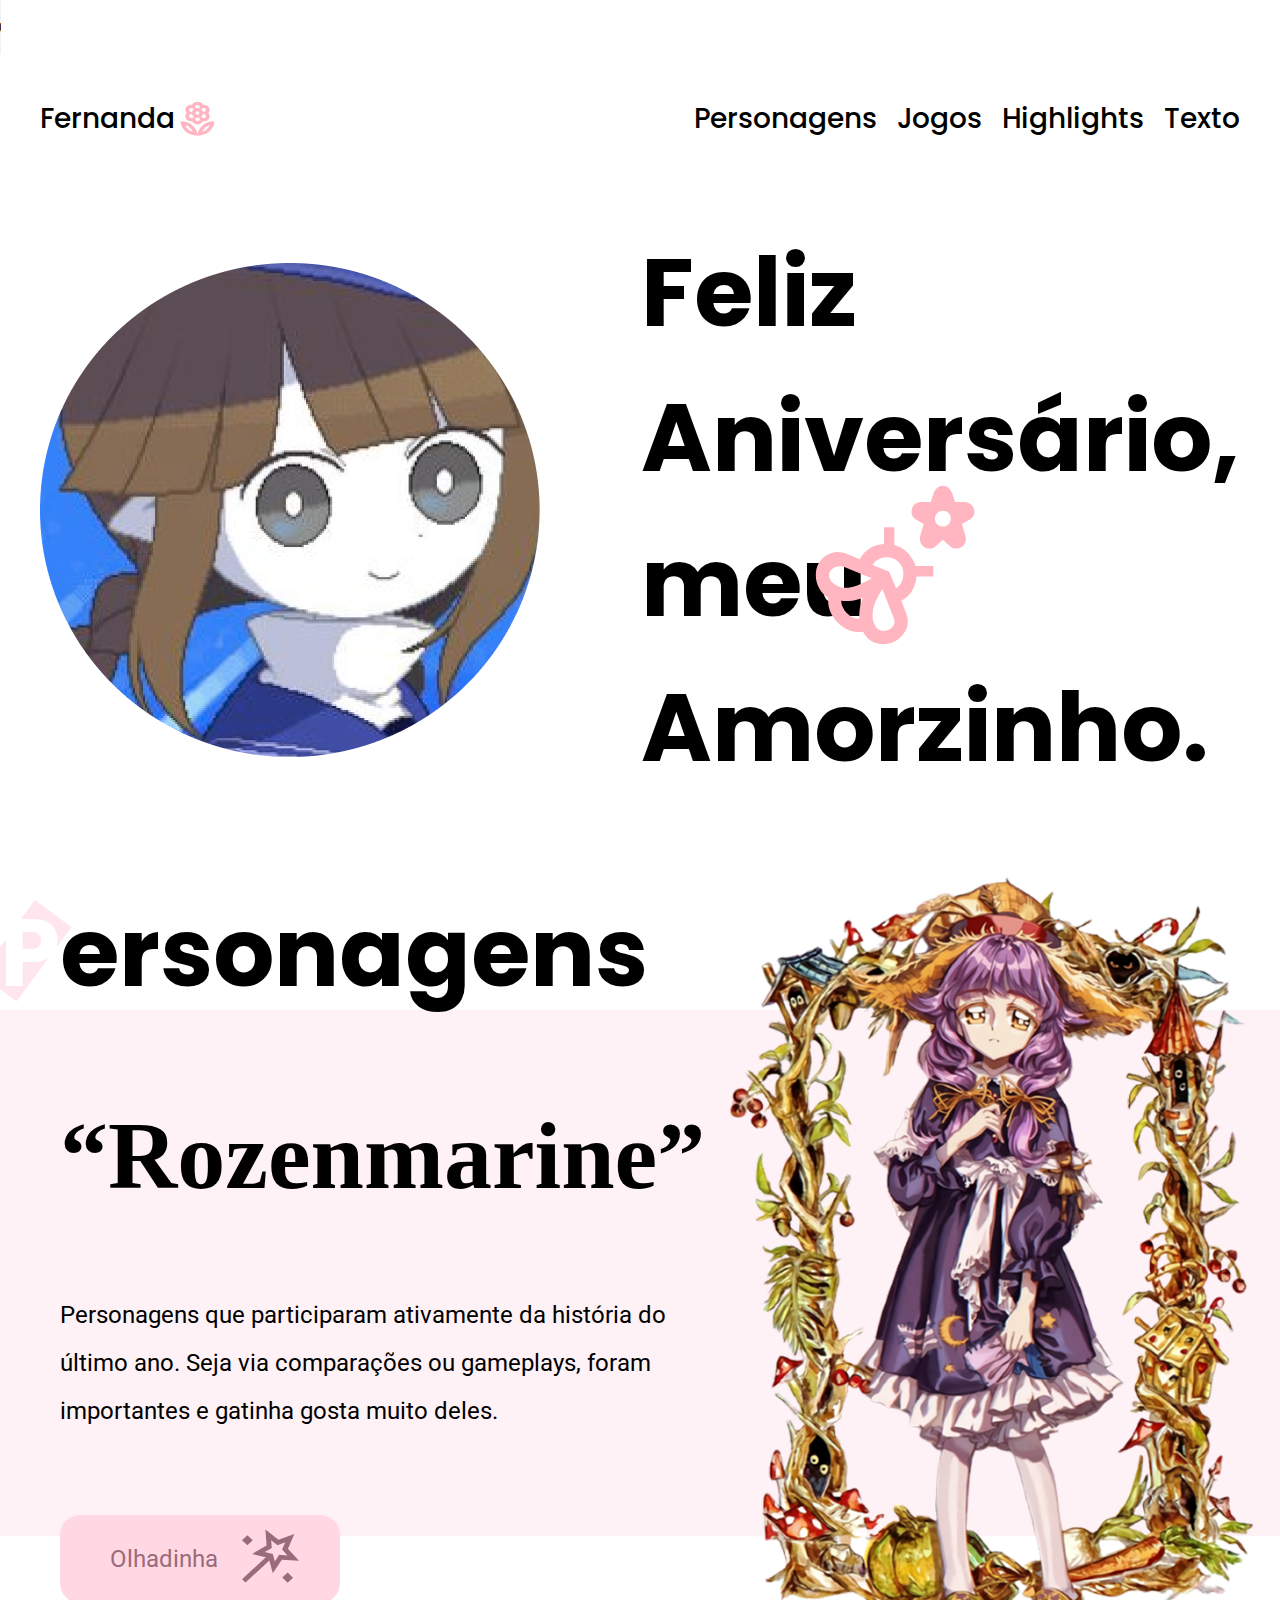
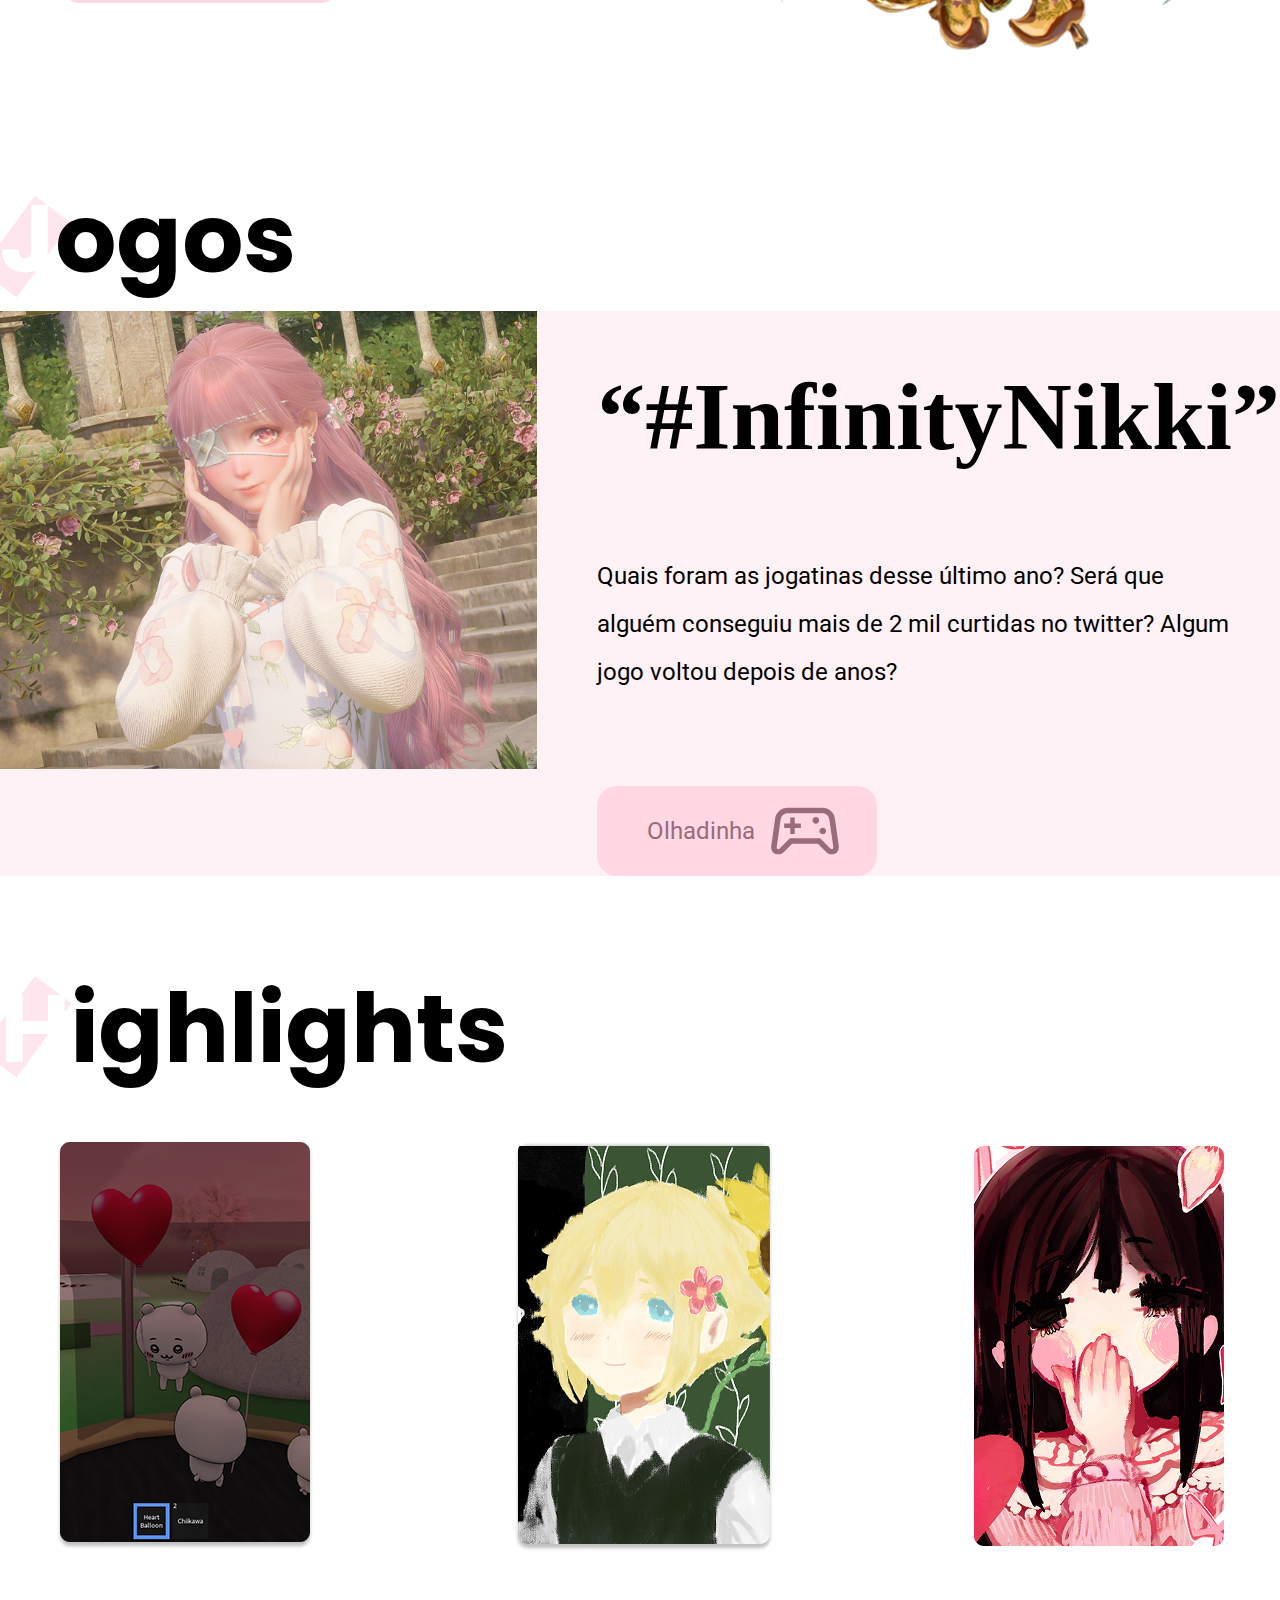
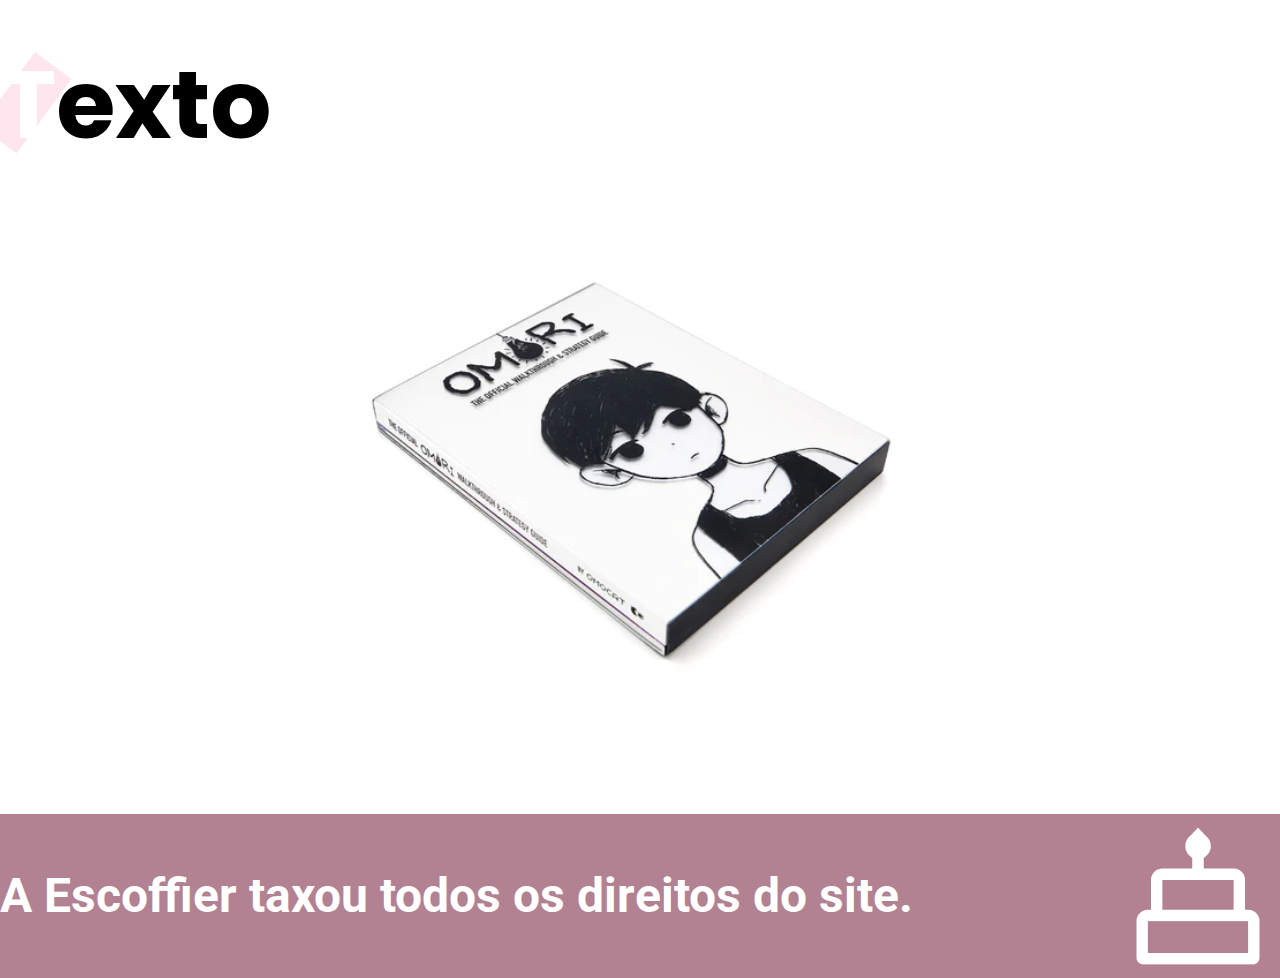
<file: index.html>
<!DOCTYPE html>
<html lang="en">

<head>
  <meta charset="UTF-8">
  <meta name="viewport" content="width=device-width, initial-scale=1.0">
  <title>Pagina inicial</title>
  <link rel="stylesheet" href="styles.css/styles.css">
  <link rel="preconnect" href="https://fonts.googleapis.com">
  <link rel="preconnect" href="https://fonts.gstatic.com" crossorigin>
  <link href="https://fonts.googleapis.com/css2?family=Poppins:wght@400;600&family=Roboto:ital,wght@0,100..900;1,100..900&display=swap" rel="stylesheet">
  <link rel=" icon" href="/imagens/favicon.png" type="image/x-icon">
</head>

<body>

  <header>
    <audio controls autoplay loop preload="auto" src="./audios/wadanohara.mp3"></audio>

    <div class="menu">
      <div class="marca-fernanda">
        <span>Fernanda</span>
        <img src="./imagens/header/icones/svg-flor.svg" alt="">
      </div>

      <nav>
        <ul class="navegacao">
          <a href="./personagens.html">Personagens</a>
          <a href="./jogos.html">Jogos</a>
          <a href="./highlights.html">Highlights</a>
          <a href="./texto.html">Texto</a>
        </ul>
      </nav>
    </div>


  </header>


  <section class="introducao">
    <div class="fernanda-introducao">
      <img src="./imagens/pagina-inicial/img/imagem-fernanda.png" alt="">
    </div>

    <div class="texto">
      <p>Feliz<br>Aniversário,<br> meu<br>Amorzinho.</p>
    </div>
  </section>



  <div class="title">
    <h1><span class="letra-branca">P</span>ersonagens</h1>
  </div>


  <section>
    <div class="personagens-bg">
      <div class="personagens">
        <div class="personagens-conteudo">
          <h1>Rozenmarine</h1>
          <p>Personagens que participaram ativamente da história
            do último ano. Seja via comparações ou gameplays, foram importantes e gatinha gosta muito deles.</p>

          <div class="botao">

            <a href="./personagens.html">Olhadinha </a>
            <img src="./imagens/pagina-inicial/icones/cajado.svg" alt="">
          </div>
        </div>

        <div class="rozenmarine">
          <img src="./imagens/pagina-inicial/img/rozenmarine.png" alt="">
        </div>

      </div>
    </div>
  </section>


  <div class="title-jogos">
    <h1><span class="letra-branca">J</span>ogos</h1>
  </div>



  <section class="jogos-bg">
    <div class="jogos">

      <div class="infinity-nikki-image">
        <img src="./imagens/pagina-inicial/img/infinity-nikki.png" alt="">
      </div>

      <div class="personagens-conteudo-jogos">
        <h1>#InfinityNikki</h1>
        <p>Quais foram as jogatinas desse último ano? Será que
          alguém conseguiu mais de 2 mil curtidas no twitter? Algum jogo voltou depois de anos?</p>

        <div class="botao-jogos">
          <a href="./jogos.html">Olhadinha <img src="./imagens/pagina-inicial/icones/controle.svg" alt=""></a>
        </div>


      </div>
    </div>
  </section>

  <section>

    <div class="title-highlights">
      <h1><span class="letra-branca">H</span>ighlights</h1>
    </div>

    <div class="highlights-container">
      <ul class="highlights-conteudo">
        <li><a href="./highlights.html"><img src="./imagens/pagina-inicial/img/chiikawas.png" alt=""></a></li>

        <li><a href="./highlights.html"><img src="./imagens/pagina-inicial/img/basil_art.png" alt=""></a></li>

        <li><a href="./highlights.html"><img src="./imagens/pagina-inicial/img/fernanda_comissao.png" alt=""></a></li>
      </ul>
    </div>
  </section>


  <section>

    <div class="title-texto">
      <h1><span class="letra-branca">T</span>exto</h1>
    </div>

    <div class="livro-texto">
      <a href="./texto.html"><img src="./imagens/pagina-inicial/img/livro-omori.png" alt=""></a>
    </div>
  </section>


  <footer>
    <div class="footer-bg">
      <div class="footer-conteudo">
        <p>A Escoffier taxou todos os direitos do site.</p>
        <img src="./imagens/footer/icones/bolinho.png" alt="">
      </div>
    </div>
  </footer>

</body>

</html>
</file>
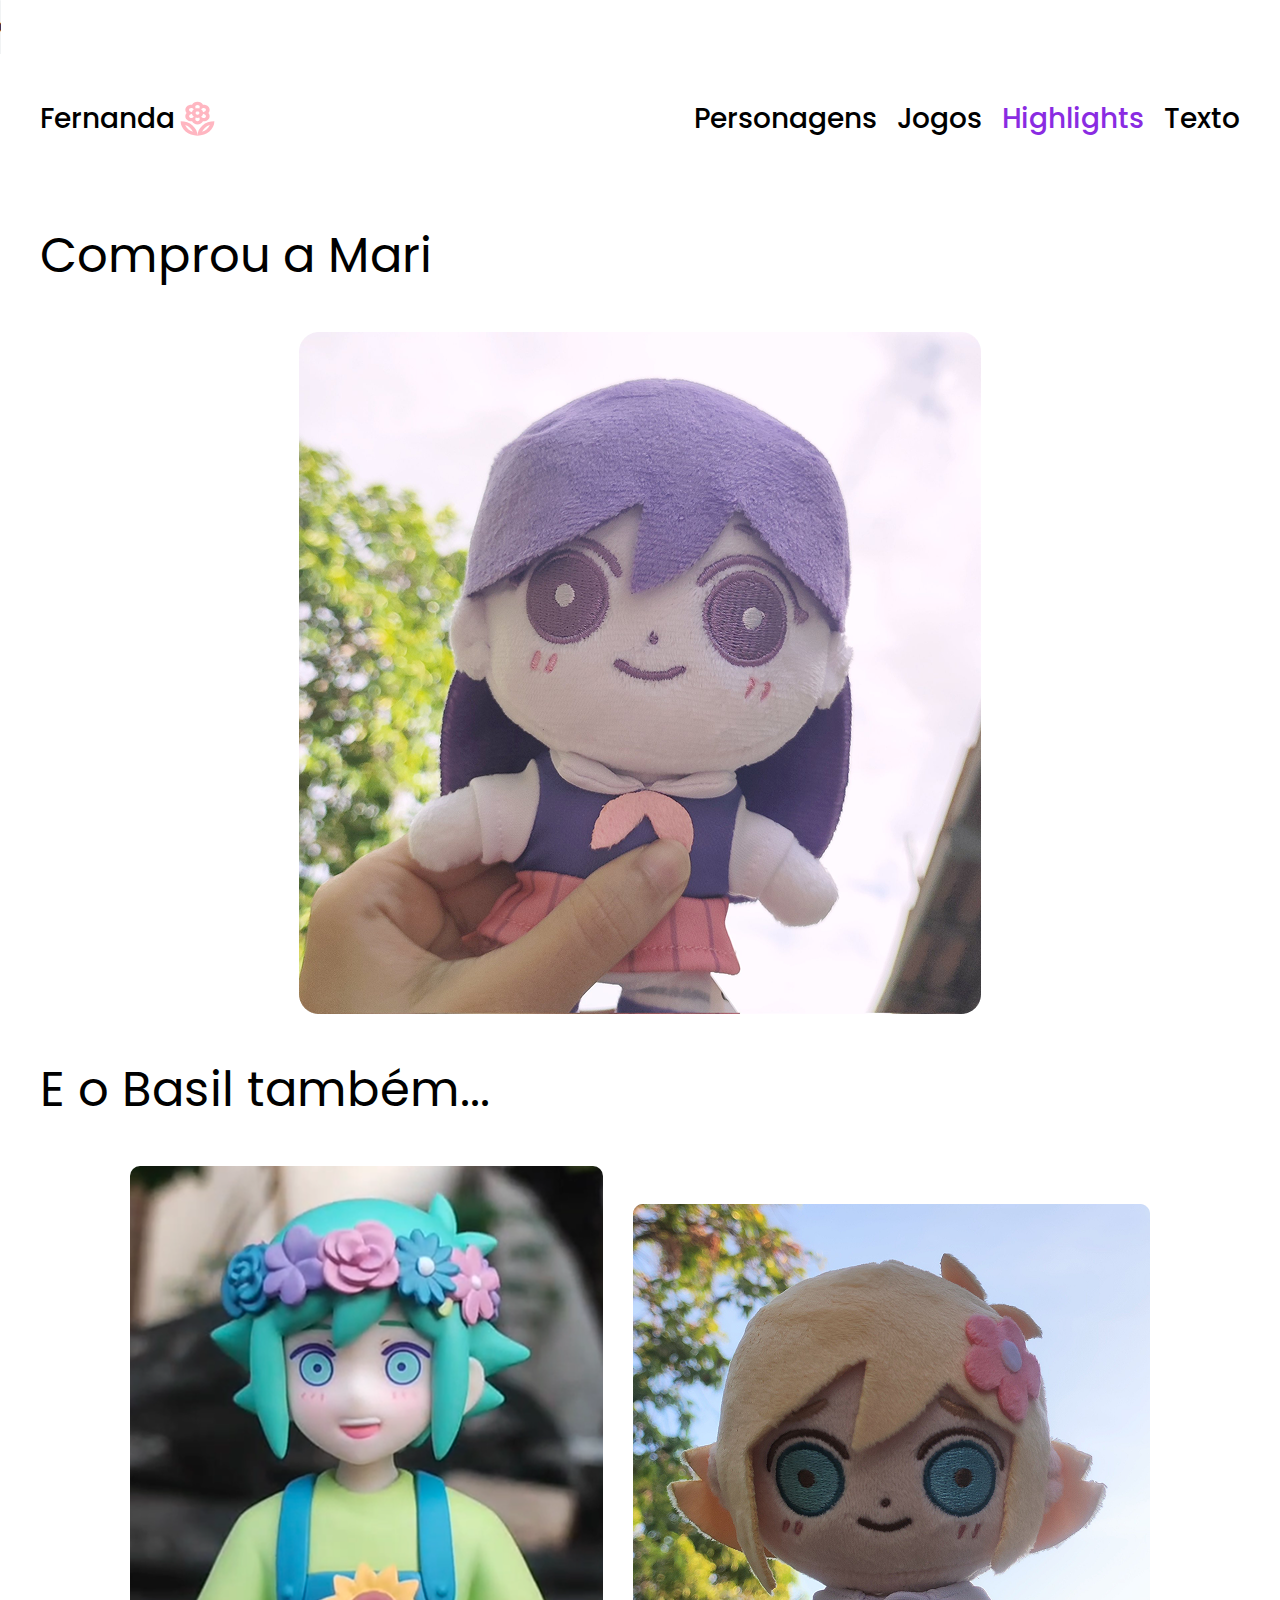
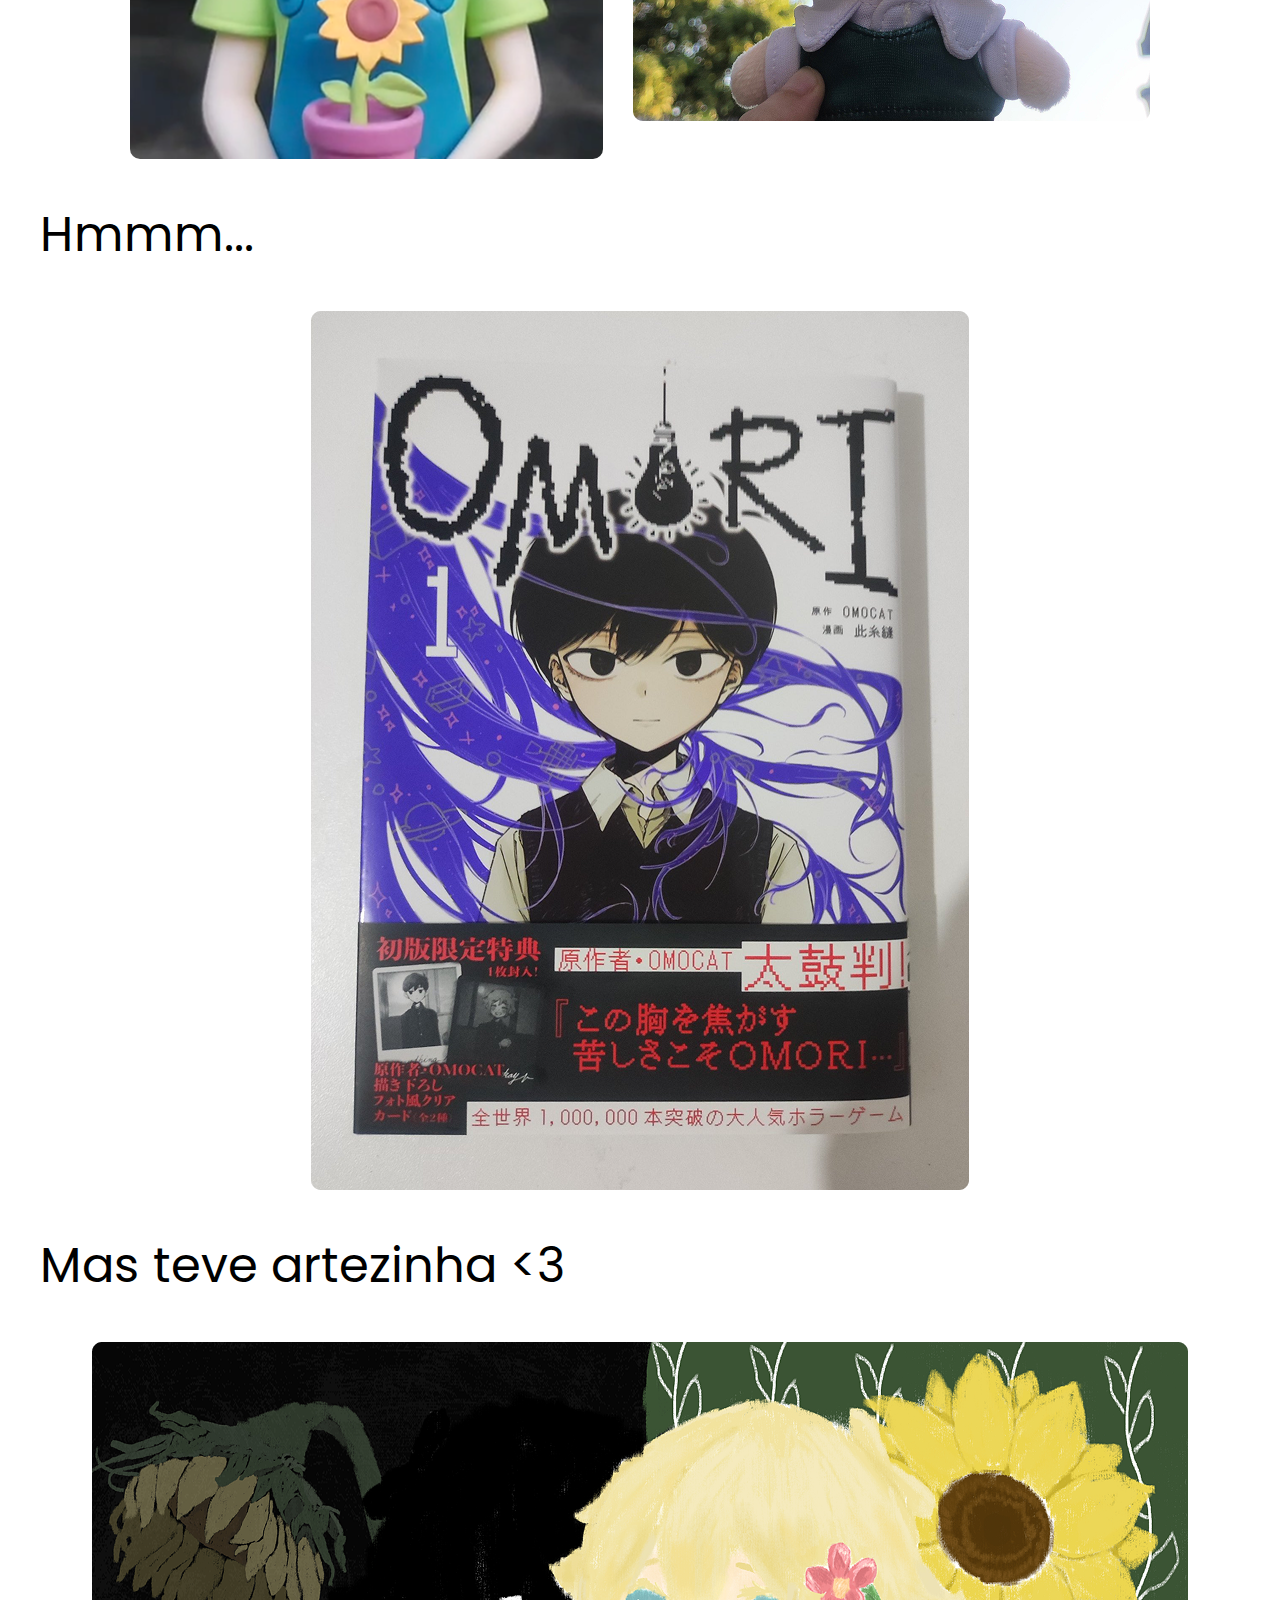
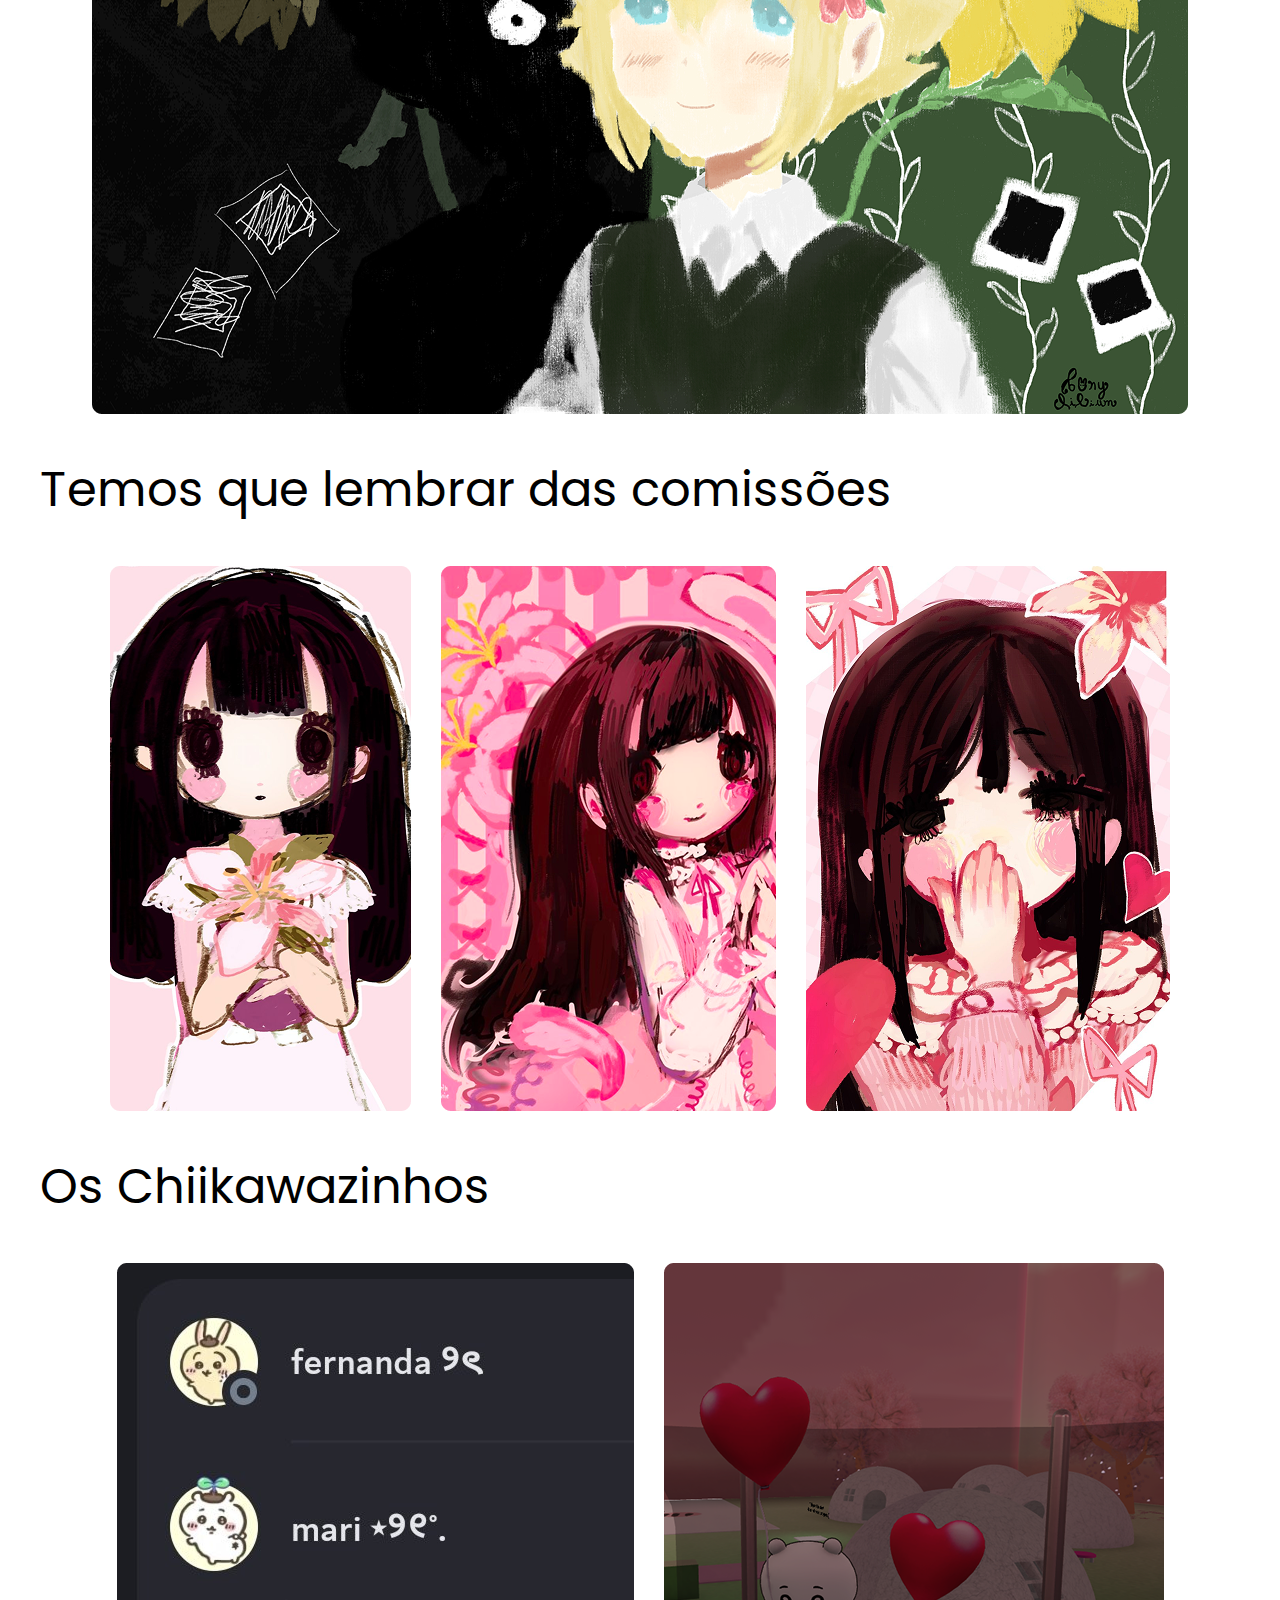
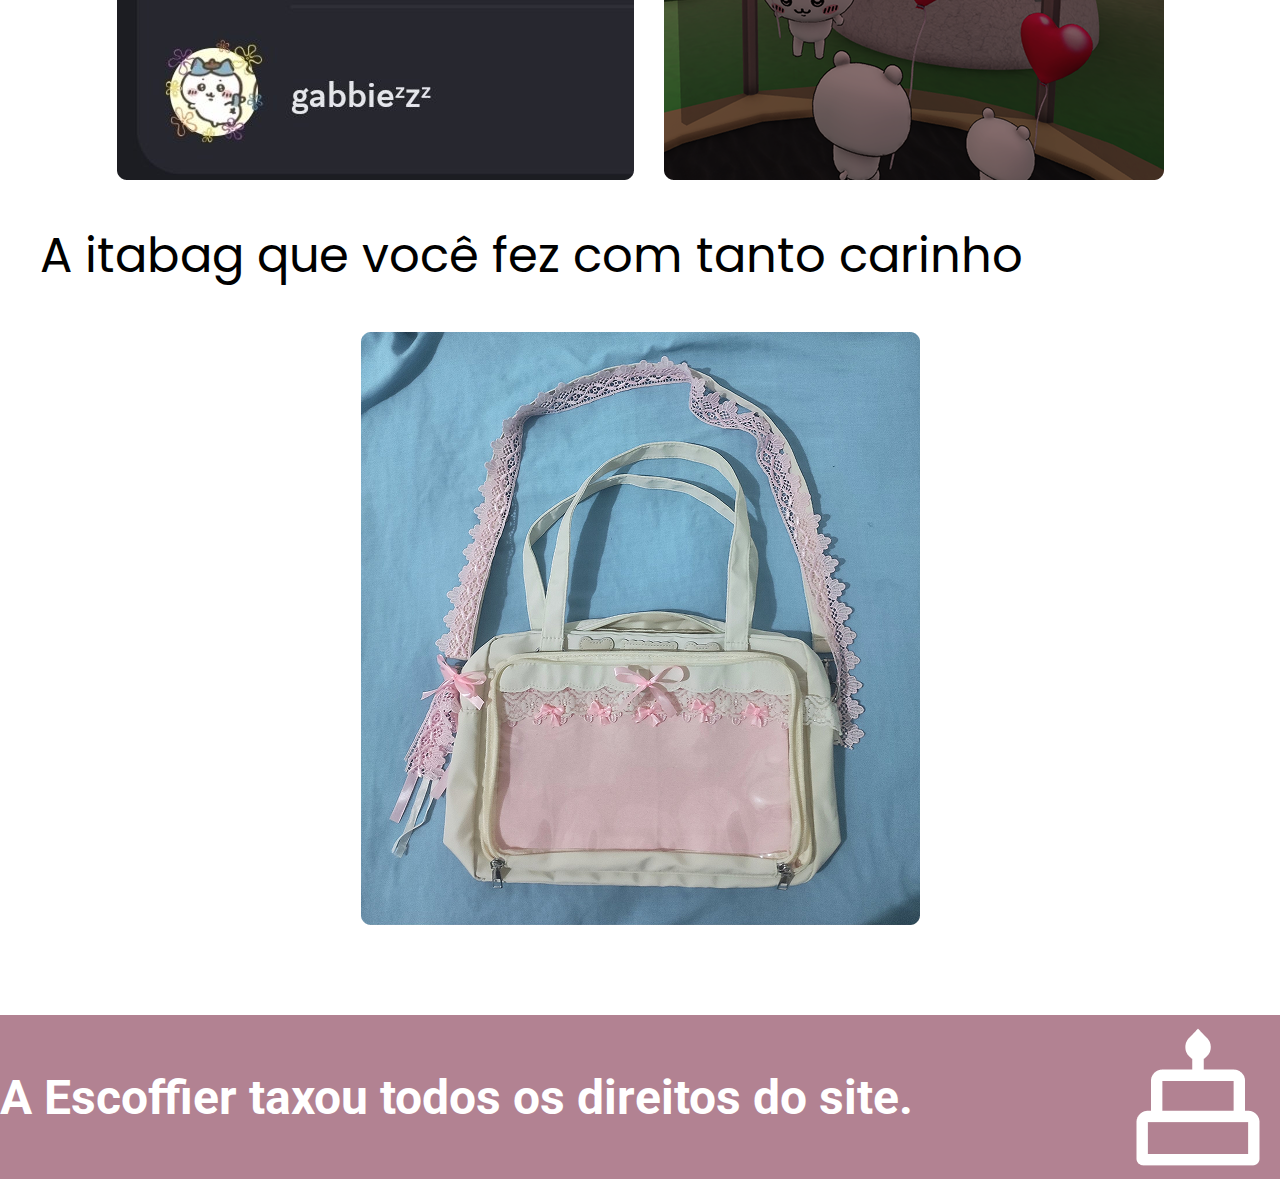
<file: highlights.html>
<!DOCTYPE html>
<html lang="en">

<head>
  <meta charset="UTF-8">
  <meta name="viewport" content="width=device-width, initial-scale=1.0">
  <title>Highlights</title>
  <link rel="stylesheet" href="styles.css/styles.css">
  <link rel="preconnect" href="https://fonts.googleapis.com">
  <link rel="preconnect" href="https://fonts.gstatic.com" crossorigin>
  <link href="https://fonts.googleapis.com/css2?family=Poppins:wght@400;600&family=Roboto:ital,wght@0,100..900;1,100..900&display=swap" rel="stylesheet">
  <link rel=" icon" href="/imagens/favicon.png" type="image/x-icon">

</head>

<body>

  <header>
    <audio controls autoplay loop preload="auto" src="./audios/ghost-fight.mp3"></audio>
    <div class="menu">
      <div class="marca-fernanda">
        <a href="./index.html"><span>Fernanda</span></a>
        <img src="./imagens/header/icones/svg-flor.svg" alt="">
      </div>

      <nav>
        <ul class="navegacao">
          <a href="./personagens.html">Personagens</a>
          <a href="./jogos.html">Jogos</a>
          <a href="./highlights.html"><span class="highlight">Highlights</span></a>
          <a href="./texto.html">Texto</a>
        </ul>
      </nav>
    </div>
  </header>

  <div class="highlights">
    <div class="title-highlight">
      <p>Comprou a Mari</p>
    </div>

    <div class="imagens-highlights">
      <img src="./imagens/highlights/img/mari-pelucia.png" alt="">
    </div>
  </div>

  <div class="highlights">
    <div class="title-highlight">
      <p>E o Basil também...</p>
    </div>

    <div class="imagens-highlights">
      <img class="basil" src="./imagens/highlights/img/basil-figure.png" alt="">
      <img src="./imagens/highlights/img/basil-pelucia.png" alt="">
    </div>
  </div>

  <div class="highlights">
    <div class="title-highlight">
      <p>Hmmm...</p>
    </div>

    <div class="imagens-highlights">
      <img src="./imagens/highlights/img/manga-omori.png" alt="">
    </div>
  </div>

  <div class="highlights">
    <div class="title-highlight">
      <p>Mas teve artezinha <3 </p>
    </div>

    <div class="imagens-highlights">
      <img src="./imagens/highlights/img/arte-basil.png" alt="">
    </div>
  </div>


  <div class="highlights">
    <div class="title-highlight">
      <p>Temos que lembrar das comissões</p>
    </div>

    <div class="imagens-highlights">
      <img src="./imagens/highlights/img/comissao-1.png" alt="">
      <img src="./imagens/highlights/img/comissao-2.png" alt="">
      <img src="./imagens/highlights/img/comissao-3.png" alt="">
    </div>
  </div>

  <div class="highlights">
    <div class="title-highlight">
      <p>Os Chiikawazinhos</p>
    </div>

    <div class="imagens-highlights">
      <img src="./imagens/highlights/img/chiikawa-colab.png" alt="">
      <img src="./imagens/highlights/img/chiikawas-roblox.png" alt="">

    </div>
  </div>

  <div class="highlights">
    <div class="title-highlight">
      <p>A itabag que você fez com tanto carinho</p>
    </div>

    <div class="imagens-highlights">
      <img src="./imagens/highlights/img/itabag.png" alt="">
    </div>
  </div>


  <footer>
    <div class="footer-bg">
      <div class="footer-conteudo">
        <p>A Escoffier taxou todos os direitos do site.</p>
        <img src="./imagens/footer/icones/bolinho.png" alt="">
      </div>
    </div>
  </footer>

</body>

</html>
</file>
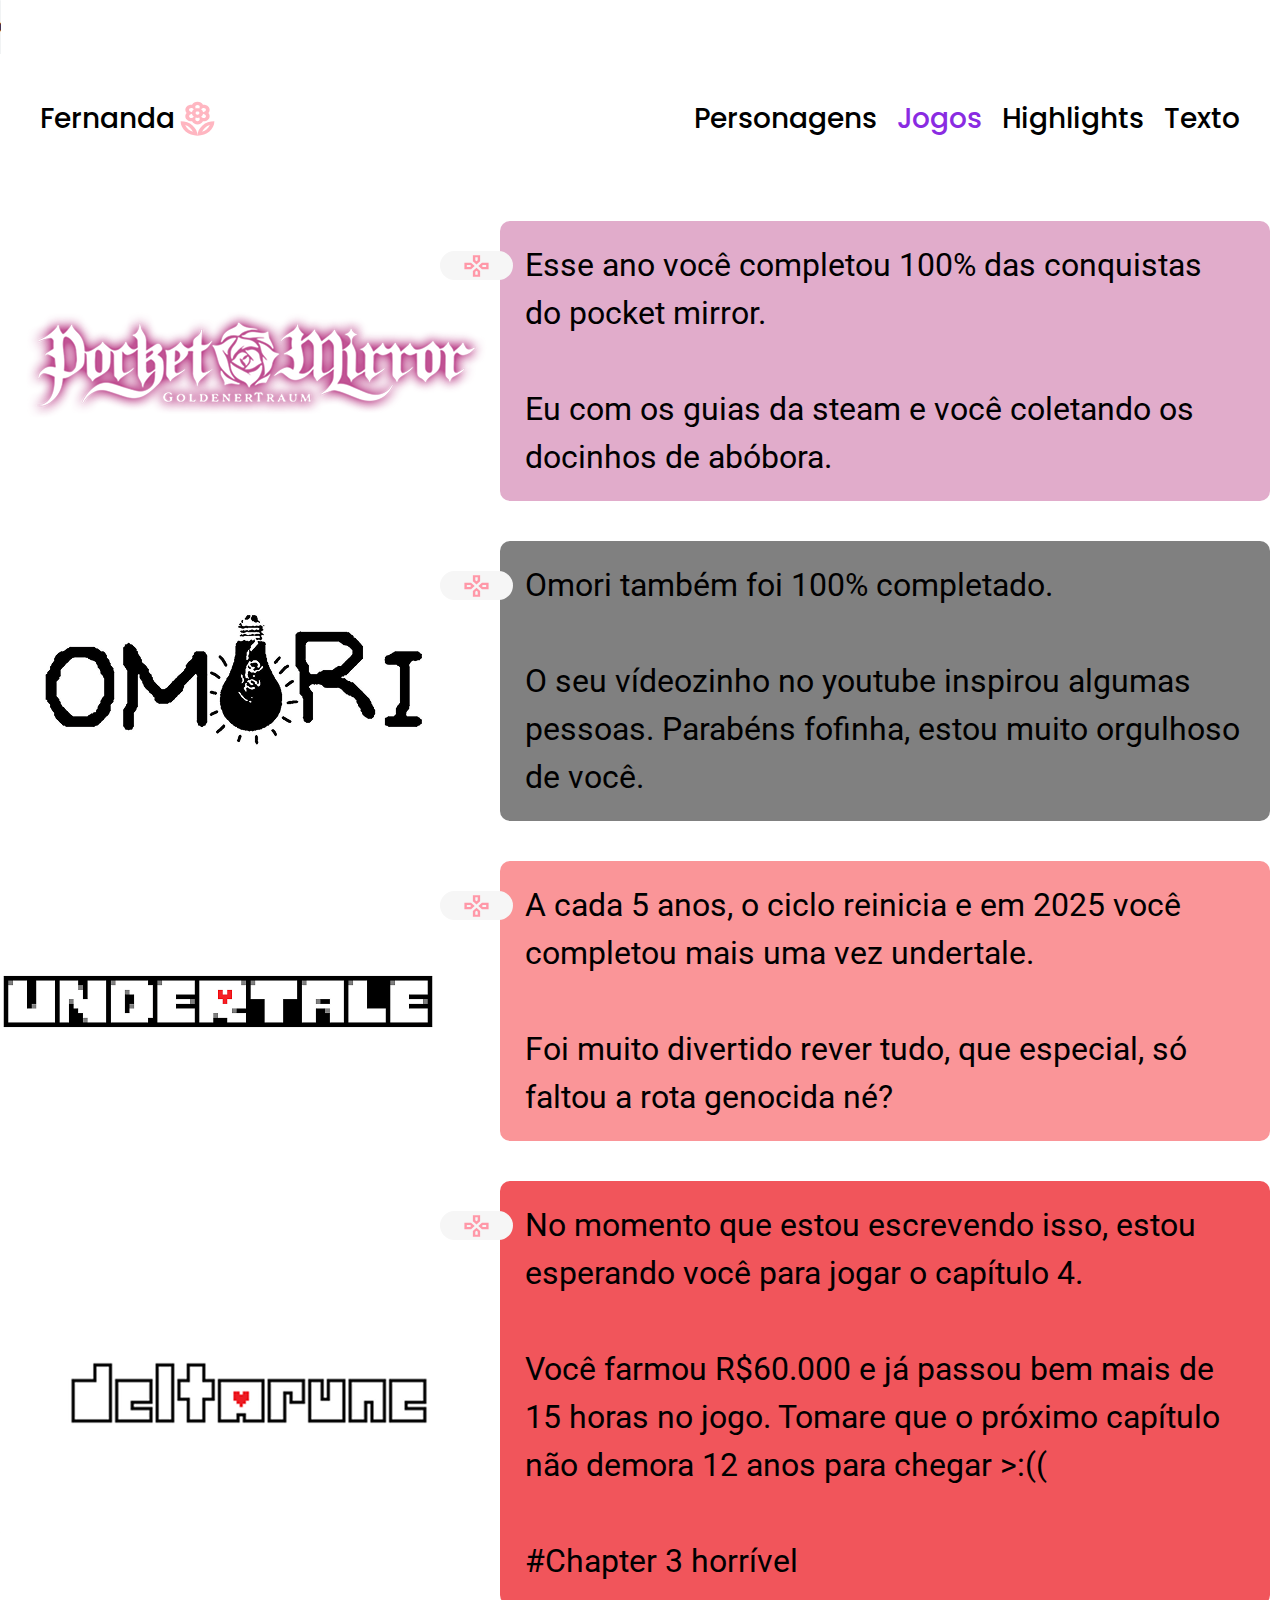
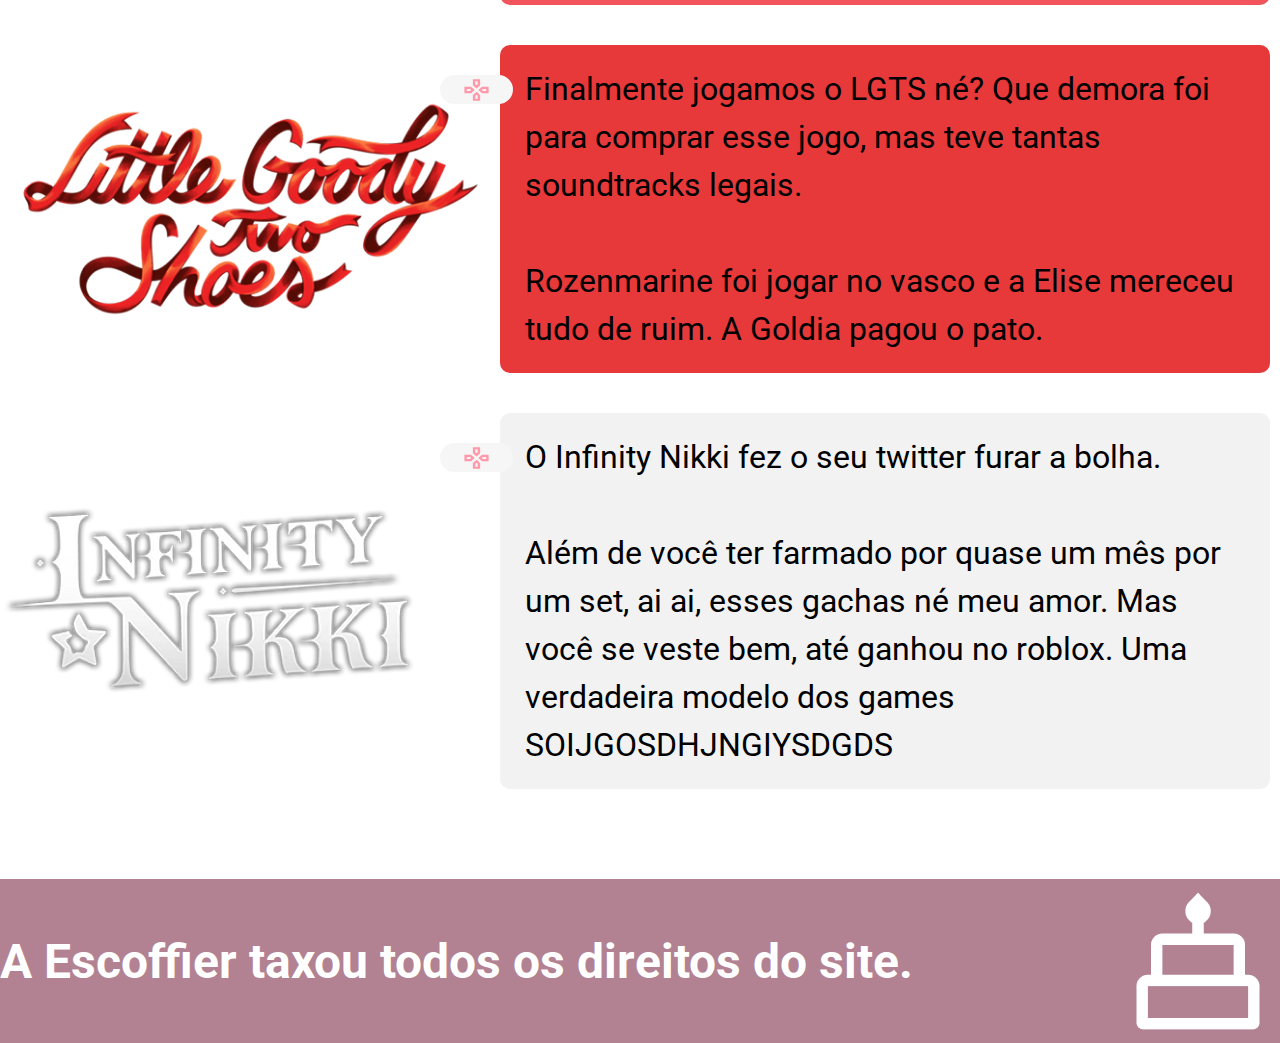
<file: jogos.html>
<!DOCTYPE html>
<html lang="en">

<head>
  <meta charset="UTF-8">
  <meta name="viewport" content="width=device-width, initial-scale=1.0">
  <title>Personagens</title>
  <link rel="stylesheet" href="styles.css/styles.css">
  <link rel="preconnect" href="https://fonts.googleapis.com">
  <link rel="preconnect" href="https://fonts.gstatic.com" crossorigin>
  <link href="https://fonts.googleapis.com/css2?family=Poppins:wght@400;600&family=Roboto:ital,wght@0,100..900;1,100..900&display=swap" rel="stylesheet">
  <link rel=" icon" href="/imagens/favicon.png" type="image/x-icon">
</head>

<body>

  <header>
    <audio controls autoplay loop preload="auto" src="./audios/rude-buster.mp3"></audio>
    <div class="menu">
      <div class="marca-fernanda">
        <a href="./index.html"><span>Fernanda</span></a>
        <img src="./imagens/header/icones/svg-flor.svg" alt="">
      </div>

      <nav>
        <ul class="navegacao">
          <a href="./personagens.html">Personagens</a>
          <a href="./jogos.html"> <span class="jogos-menu">Jogos</span></a>
          <a href="./highlights.html">Highlights</a>
          <a href="./texto.html">Texto</a>
        </ul>
      </nav>
    </div>

  </header>

  <section class="jogos-container">
    <div class="jogo-imagem">
      <img src="./imagens/jogos/img/pocket-logo.png" alt="">
    </div>

    <div class="jogo-conteudo">
      <p class="cor-pocket">Esse ano você completou 100% das conquistas do pocket mirror.
        <br>
        <br>

        Eu com os guias da steam e você coletando os docinhos de abóbora.
      </p>
    </div>
  </section>

  <section class="jogos-container">
    <div class="jogo-imagem">
      <img src="./imagens/jogos/img/omori-logo.png" alt="">
    </div>

    <div class="jogo-conteudo">
      <p class="cor-omori">Omori também foi 100% completado.
        <br>
        <br>

        O seu vídeozinho no youtube inspirou algumas pessoas.
        Parabéns fofinha, estou muito orgulhoso de você.
      </p>
    </div>
  </section>

  <section class="jogos-container">
    <div class="jogo-imagem">
      <img src="./imagens/jogos/img/undertale-logo.png" alt="">
    </div>

    <div class="jogo-conteudo">
      <p class="cor-undertale">A cada 5 anos, o ciclo reinicia e em 2025 você completou mais uma vez undertale.
        <br>
        <br>

        Foi muito divertido rever tudo, que especial, só faltou a rota genocida né?
      </p>
    </div>
  </section>

  <section class="jogos-container">
    <div class="jogo-imagem">
      <img src="./imagens/jogos/img/deltarune-logo.png" alt="">
    </div>

    <div class="jogo-conteudo">
      <p class="cor-deltarune">No momento que estou escrevendo isso, estou esperando você para jogar o capítulo 4.
        <br>
        <br>

        Você farmou R$60.000 e já passou bem mais de 15 horas no jogo.
        Tomare que o próximo capítulo não demora 12 anos para chegar >:((

        <br>
        <br>

        #Chapter 3 horrível
      </p>
    </div>
  </section>

  <section class="jogos-container">
    <div class="jogo-imagem">
      <img src="./imagens/jogos/img/lgts-logo.png" alt="">
    </div>

    <div class="jogo-conteudo">
      <p class="cor-lgts">Finalmente jogamos o LGTS né?

        Que demora foi para comprar esse jogo, mas teve tantas soundtracks legais.
        <br>
        <br>

        Rozenmarine foi jogar no vasco e a Elise mereceu tudo de ruim. A Goldia pagou o pato.
      </p>
    </div>
  </section>

  <section class="jogos-container">
    <div class="jogo-imagem">
      <img src="./imagens/jogos/img/infinity-nikki-logo.png" alt="">
    </div>

    <div class="jogo-conteudo">
      <p class="cor-infinity">O Infinity Nikki fez o seu twitter furar a bolha.
        <br>
        <br>

        Além de você ter farmado por quase um mês por um set, ai ai, esses gachas né meu amor. Mas você se veste bem, até ganhou no roblox. Uma verdadeira modelo dos games SOIJGOSDHJNGIYSDGDS
      </p>
    </div>
  </section>


  <footer>
    <div class="footer-bg">
      <div class="footer-conteudo">
        <p>A Escoffier taxou todos os direitos do site.</p>
        <img src="./imagens/footer/icones/bolinho.png" alt="">
      </div>
    </div>
  </footer>

</body>

</html>
</file>
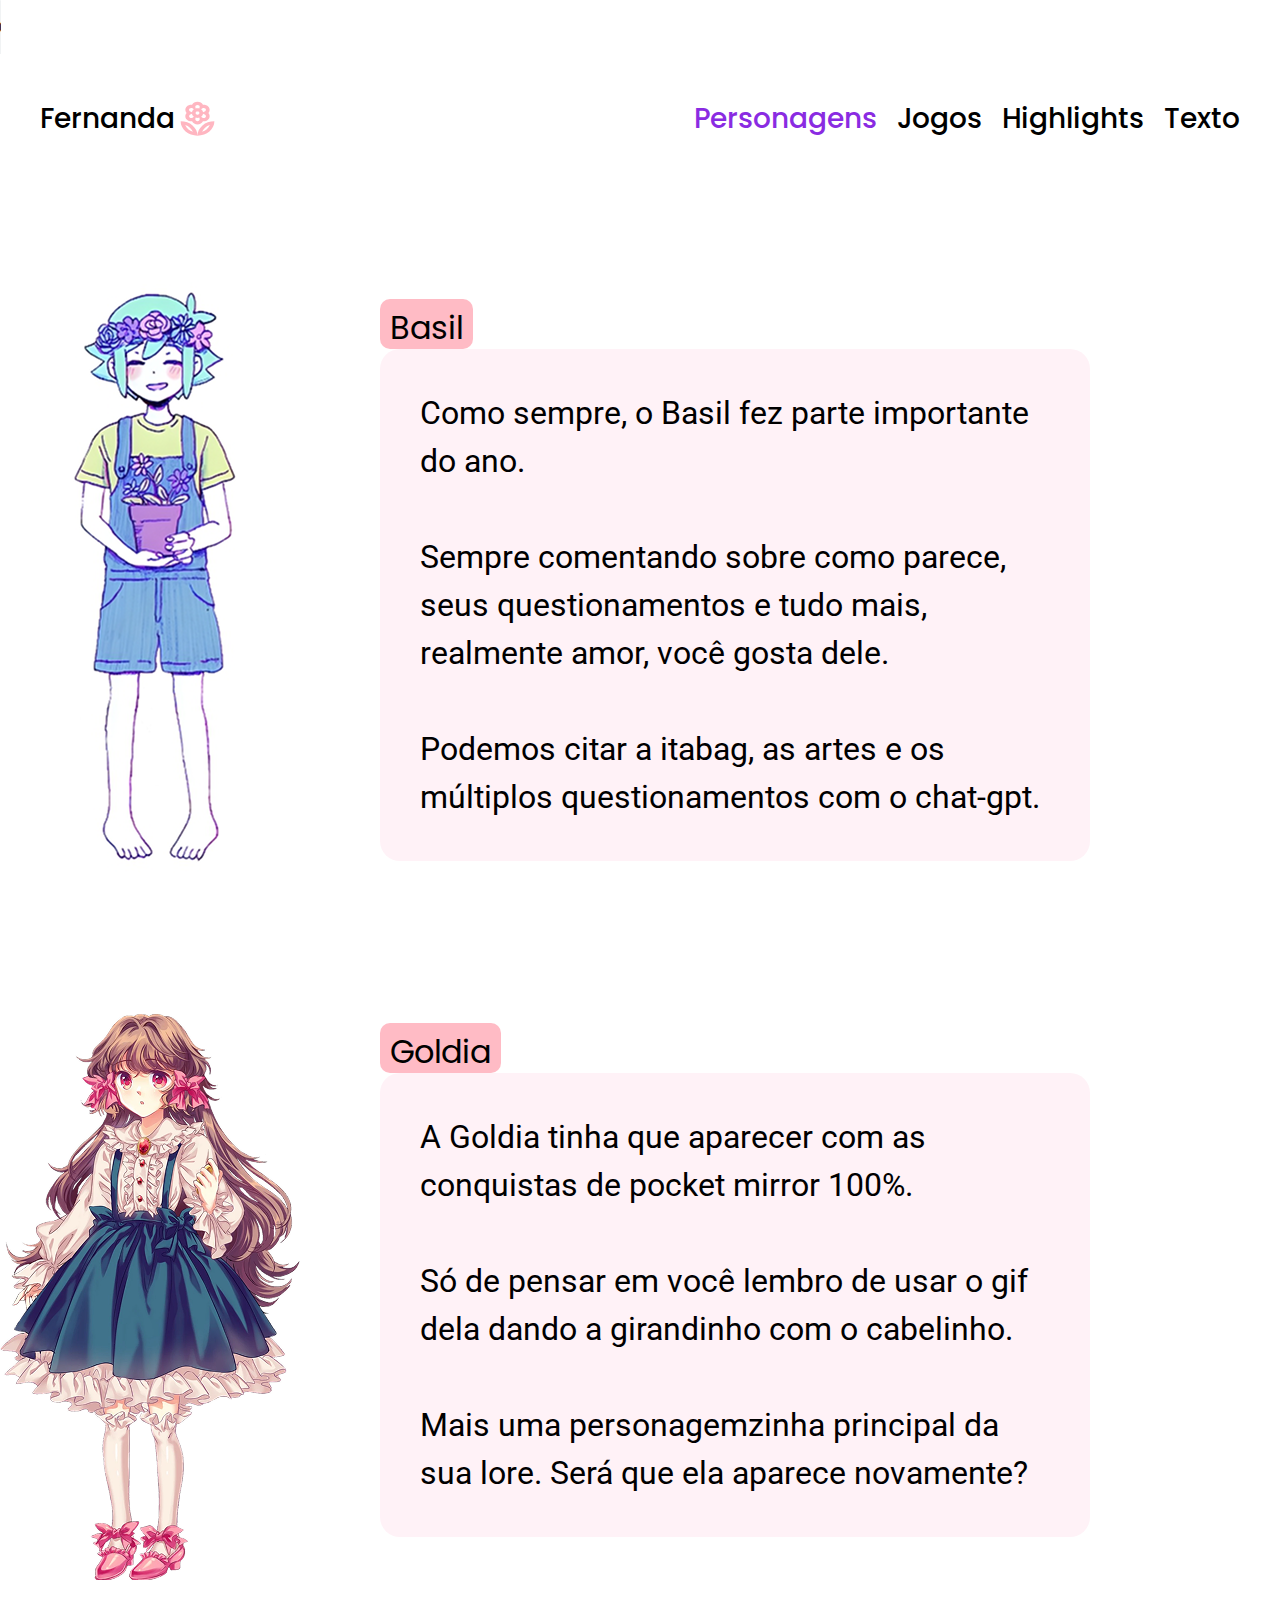
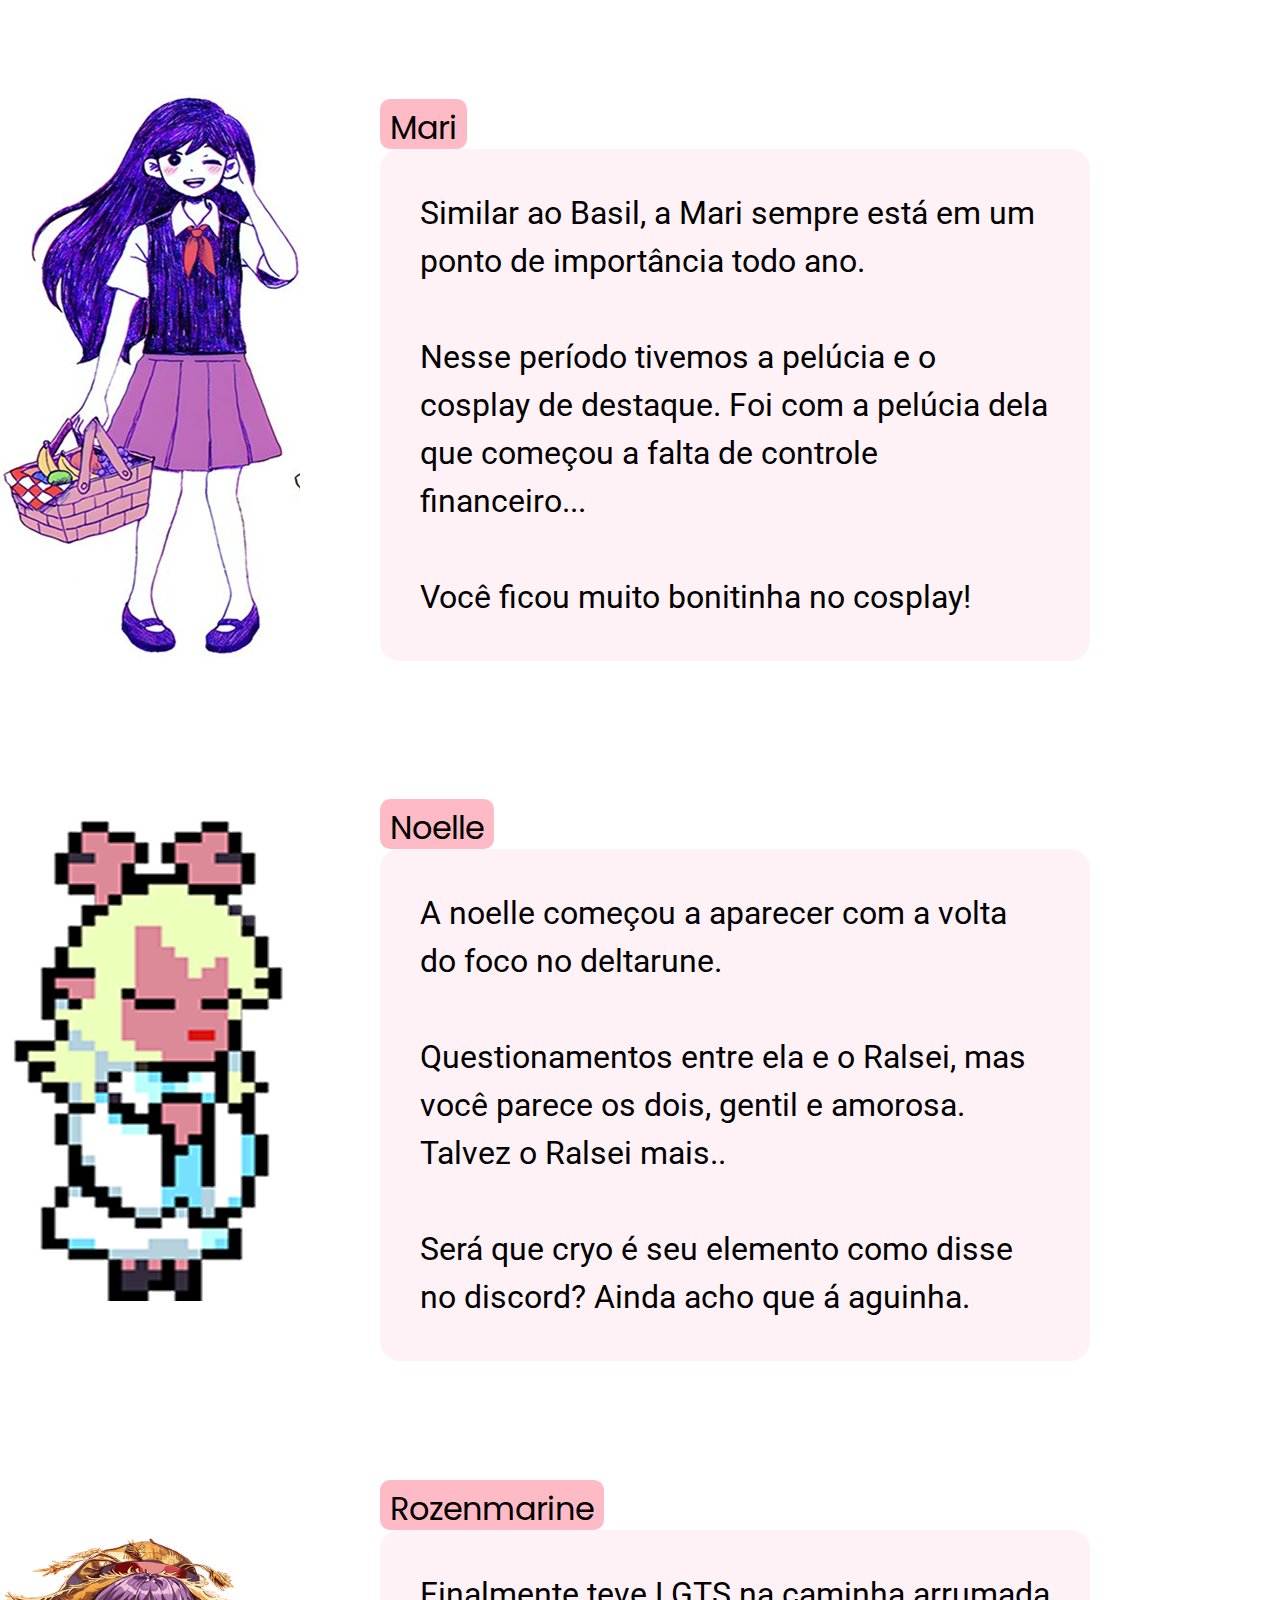
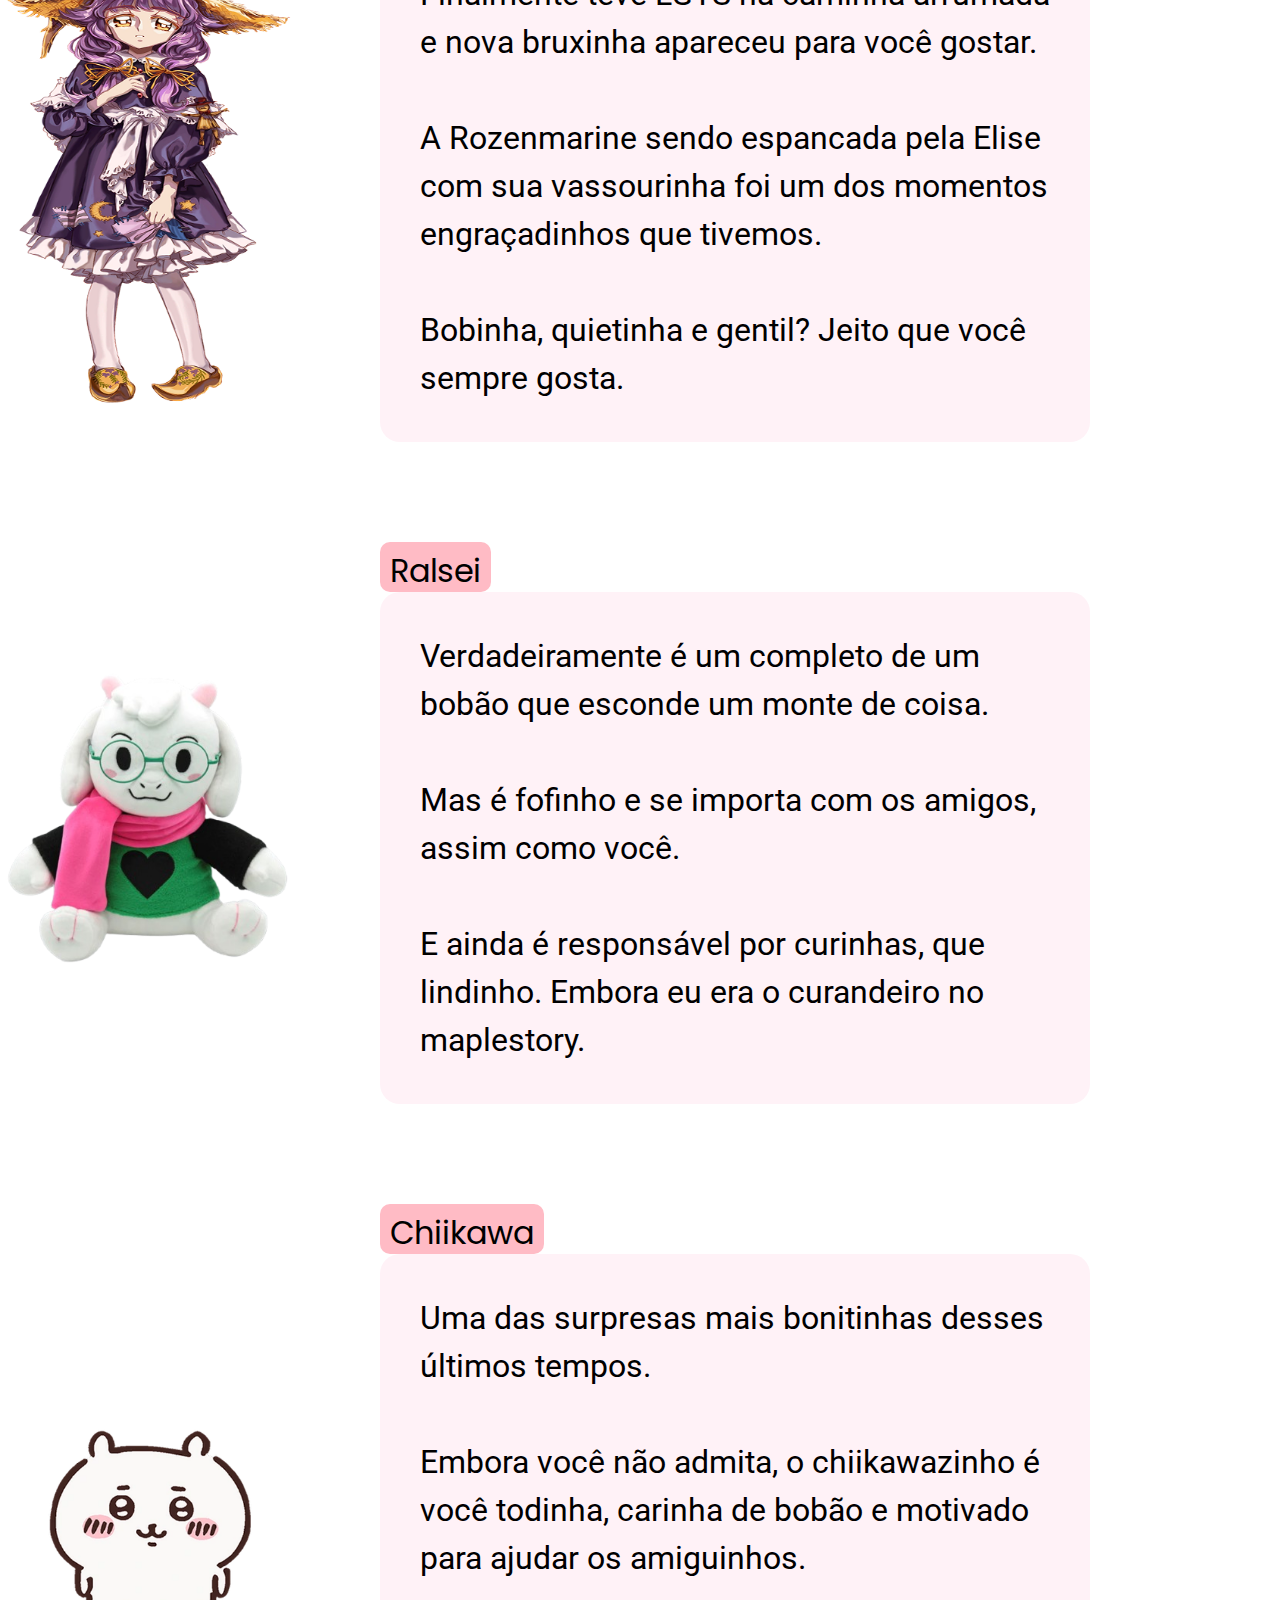
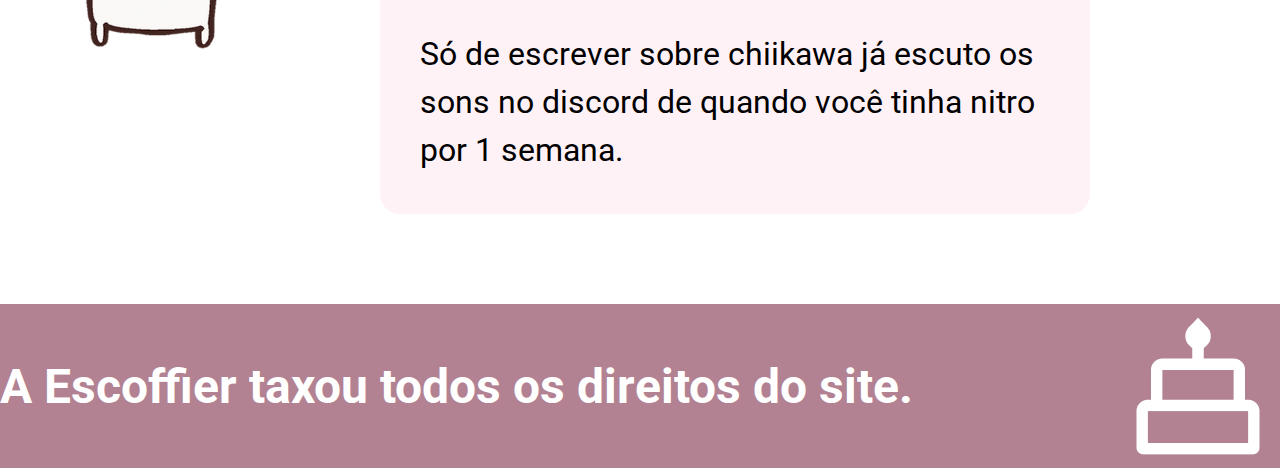
<file: personagens.html>
<!DOCTYPE html>
<html lang="en">

<head>
  <meta charset="UTF-8">
  <meta name="viewport" content="width=device-width, initial-scale=1.0">
  <title>Personagens</title>
  <link rel="stylesheet" href="styles.css/styles.css">
  <link rel="preconnect" href="https://fonts.googleapis.com">
  <link rel="preconnect" href="https://fonts.gstatic.com" crossorigin>
  <link href="https://fonts.googleapis.com/css2?family=Poppins:wght@400;600&family=Roboto:ital,wght@0,100..900;1,100..900&display=swap" rel="stylesheet">
  <link rel=" icon" href="/imagens/favicon.png" type="image/x-icon">
</head>

<body>

  <header>
    <audio controls autoplay loop preload="auto" src="./audios/harpae.mp3"></audio>

    <div class="menu">
      <div class="marca-fernanda">
        <a href="./index.html"><span>Fernanda</span></a>
        <img src="./imagens/header/icones/svg-flor.svg" alt="">
      </div>

      <nav>
        <ul class="navegacao">
          <a href="./personagens.html"><span class="personagens-menu">Personagens</span></a>
          <a href="./jogos.html">Jogos</a>
          <a href="./highlights.html">Highlights</a>
          <a href="./texto.html">Texto</a>
        </ul>
      </nav>
    </div>


  </header>


  <section class="personagem-container">
    <div class="imagem-personagem">
      <img src="./imagens/personagens/img/basil.png" alt="">
    </div>

    <div class="personagem">
      <div class="personagem-nome">
        <p>Basil</p>
      </div>
      <div class="personagem-conteudo">
        <p>Como sempre, o Basil fez parte importante
          do ano.

          <br>
          <br>
          Sempre comentando sobre como parece,
          seus questionamentos e tudo mais, realmente amor, você gosta dele.

          <br>
          <br>
          Podemos citar a itabag, as artes e os
          múltiplos questionamentos com o
          chat-gpt.
        </p>
      </div>
    </div>

  </section>

  <section class="personagem-container">
    <div class="imagem-personagem">
      <img src="./imagens/personagens/img/goldia.png" alt="">
    </div>

    <div class="personagem">
      <div class="personagem-nome">
        <p>Goldia</p>
      </div>
      <div class="personagem-conteudo">
        <p>A Goldia tinha que aparecer com as
          conquistas de pocket mirror 100%.

          <br>
          <br>
          Só de pensar em você lembro de usar
          o gif dela dando a girandinho com o
          cabelinho.

          <br>
          <br>
          Mais uma personagemzinha principal
          da sua lore. Será que ela aparece novamente?
        </p>
      </div>
    </div>

  </section>


  <section class="personagem-container">
    <div class="imagem-personagem">
      <img src="./imagens/personagens/img/mari.png" alt="">
    </div>

    <div class="personagem">
      <div class="personagem-nome">
        <p>Mari</p>
      </div>
      <div class="personagem-conteudo">
        <p>Similar ao Basil, a Mari sempre está
          em um ponto de importância todo ano.

          <br>
          <br>
          Nesse período tivemos a pelúcia e o
          cosplay de destaque. Foi com a pelúcia dela que começou a falta de controle financeiro...
          <br>
          <br>
          Você ficou muito bonitinha no cosplay!
        </p>
      </div>
    </div>

  </section>


  <section class="personagem-container">
    <div class="imagem-personagem">
      <img src="./imagens/personagens/img/noelle.png" alt="">
    </div>

    <div class="personagem">
      <div class="personagem-nome">
        <p>Noelle</p>
      </div>
      <div class="personagem-conteudo">
        <p>A noelle começou a aparecer com a
          volta do foco no deltarune.

          <br>
          <br>
          Questionamentos entre ela e o Ralsei, mas
          você parece os dois, gentil e amorosa. Talvez o Ralsei mais..
          <br>
          <br>
          Será que cryo é seu elemento como disse
          no discord? Ainda acho que á aguinha.
        </p>
      </div>
    </div>

  </section>

  <section class="personagem-container">
    <div class="imagem-personagem">
      <img src="./imagens/personagens/img/rozenmarine.png" alt="">
    </div>

    <div class="personagem">
      <div class="personagem-nome">
        <p>Rozenmarine</p>
      </div>
      <div class="personagem-conteudo">
        <p>Finalmente teve LGTS na caminha arrumada e nova bruxinha apareceu para você gostar.

          <br>
          <br>
          A Rozenmarine sendo espancada pela Elise com sua vassourinha foi um dos momentos engraçadinhos que tivemos.
          <br>
          <br>
          Bobinha, quietinha e gentil? Jeito que você sempre gosta.
        </p>
      </div>
    </div>

  </section>

  <section class="personagem-container">
    <div class="imagem-personagem">
      <img src="./imagens/personagens/img/ralsei.png" alt="">
    </div>

    <div class="personagem">
      <div class="personagem-nome">
        <p>Ralsei</p>
      </div>
      <div class="personagem-conteudo">
        <p>Verdadeiramente é um completo de um bobão que esconde um monte de coisa.

          <br>
          <br>
          Mas é fofinho e se importa com os amigos, assim como você.
          <br>
          <br>
          E ainda é responsável por curinhas, que lindinho. Embora eu era o curandeiro no maplestory.
        </p>
      </div>
    </div>

  </section>

  <section class="personagem-container">
    <div class="imagem-personagem">
      <img src="./imagens/personagens/img/chiikawa.png" alt="">
    </div>

    <div class="personagem">
      <div class="personagem-nome">
        <p>Chiikawa</p>
      </div>
      <div class="personagem-conteudo">
        <p>Uma das surpresas mais bonitinhas desses últimos tempos.

          <br>
          <br>
          Embora você não admita, o chiikawazinho é você todinha, carinha de bobão e motivado para ajudar os amiguinhos.
          <br>
          <br>
          Só de escrever sobre chiikawa já escuto os sons no discord de quando você tinha nitro por 1 semana.
        </p>
      </div>
    </div>

  </section>


  <footer>
    <div class="footer-bg">
      <div class="footer-conteudo">
        <p>A Escoffier taxou todos os direitos do site.</p>
        <img src="./imagens/footer/icones/bolinho.png" alt="">
      </div>
    </div>
  </footer>

</body>

</html>
</file>
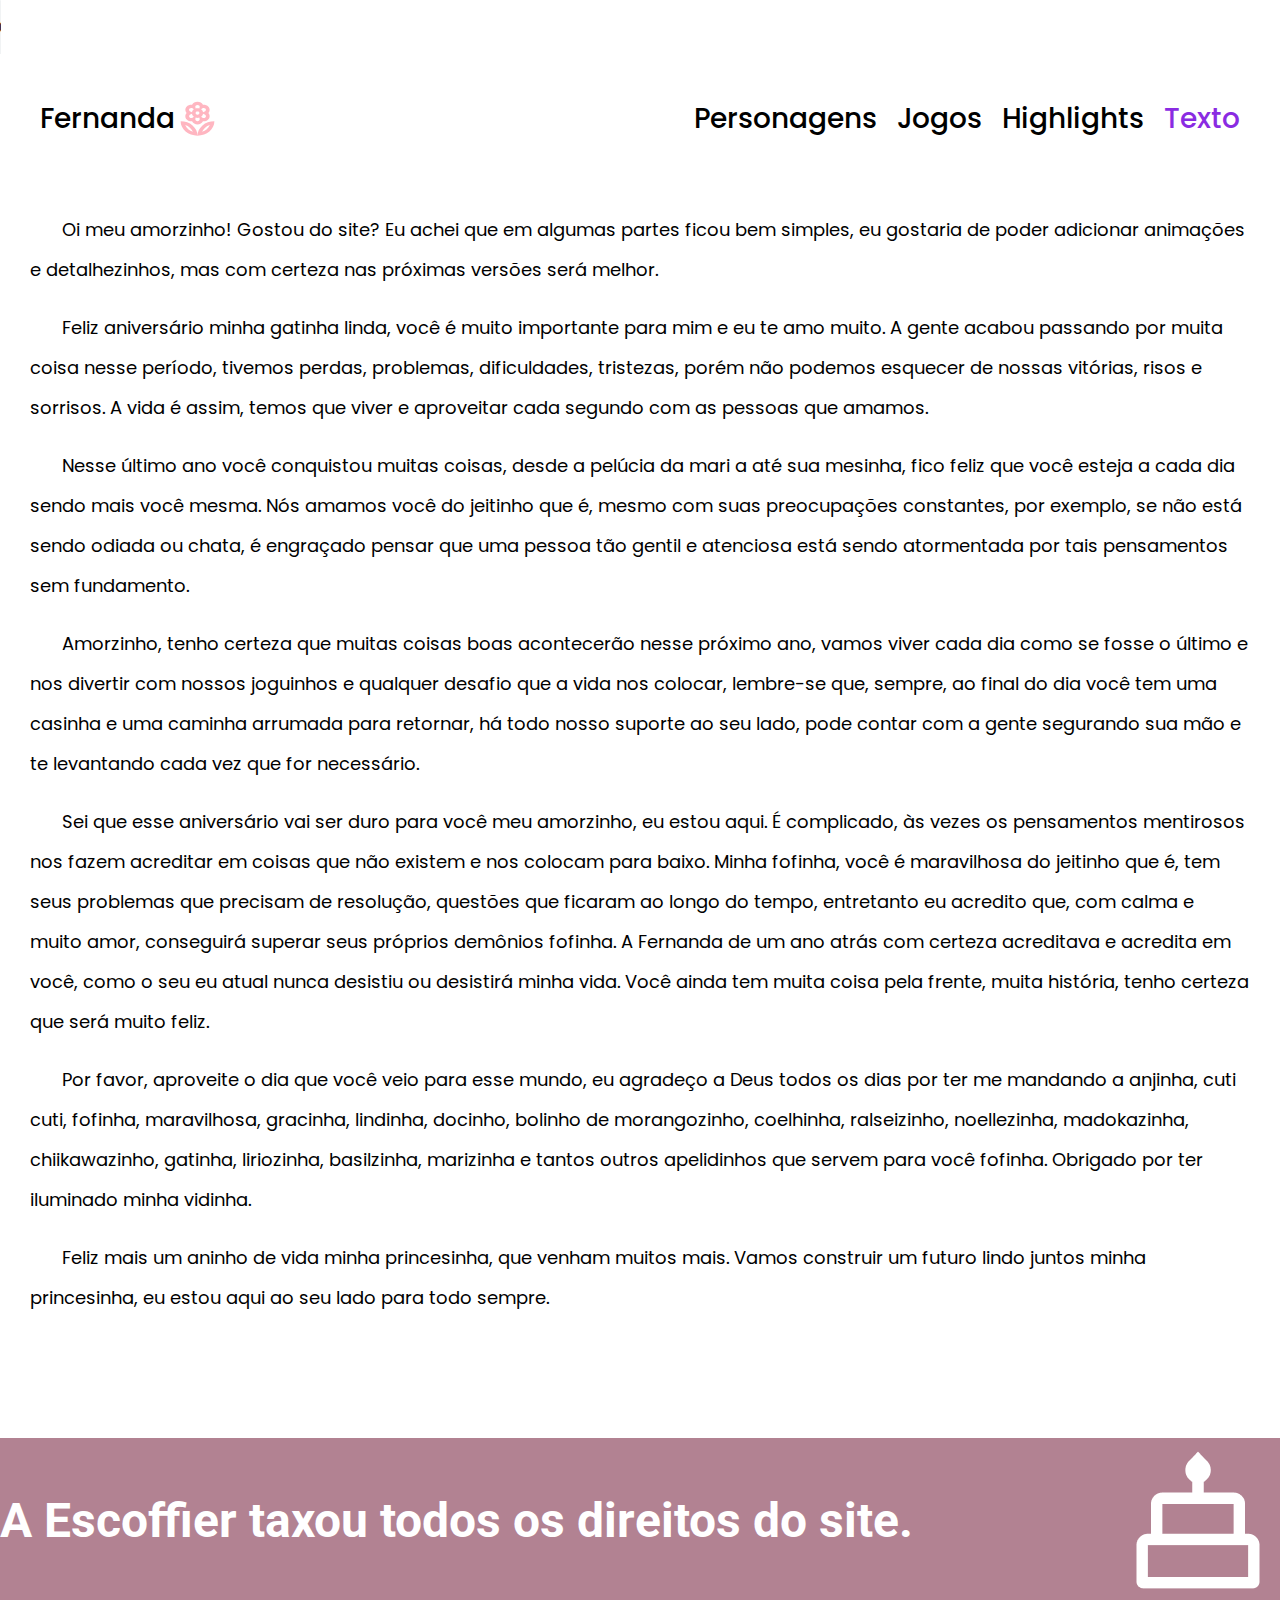
<file: texto.html>
<!DOCTYPE html>
<html lang="en">

<head>
  <meta charset="UTF-8">
  <meta name="viewport" content="width=device-width, initial-scale=1.0">
  <title>Texto</title>
  <link rel="stylesheet" href="styles.css/styles.css">
  <link rel="preconnect" href="https://fonts.googleapis.com">
  <link rel="preconnect" href="https://fonts.gstatic.com" crossorigin>
  <link href="https://fonts.googleapis.com/css2?family=Poppins:wght@400;600&family=Roboto:ital,wght@0,100..900;1,100..900&display=swap" rel="stylesheet">
  <link rel=" icon" href="/imagens/favicon.png" type="image/x-icon">
</head>

<body>

  <header>
    <audio controls autoplay preload="auto" src="./audios/lovers-oath.mp3"></audio>

    <div class="menu">
      <div class="marca-fernanda">
        <a href="./index.html"><span>Fernanda</span></a>
        <img src="./imagens/header/icones/svg-flor.svg" alt="">
      </div>

      <nav>
        <ul class="navegacao">
          <a href="./personagens.html">Personagens</a>
          <a href="./jogos.html">Jogos</a>
          <a href="./highlights.html">Highlights</a>
          <a href="./texto.html"><span class="highlight">Texto</span></a>
        </ul>
      </nav>
    </div>
  </header>


  <div class="texto-aniversario">
    <p>Oi meu amorzinho! Gostou do site? Eu achei que em algumas partes ficou bem simples, eu gostaria de poder adicionar animações e detalhezinhos, mas com certeza nas próximas versões será melhor.</p>
    <br>
    <p>
      Feliz aniversário minha gatinha linda, você é muito importante para mim e eu te amo muito. A gente acabou passando por muita coisa nesse período, tivemos perdas, problemas, dificuldades, tristezas, porém não podemos esquecer de nossas vitórias, risos e sorrisos. A vida é assim, temos que viver e aproveitar cada segundo com as pessoas que amamos.
    </p>
    <br>
    <p>Nesse último ano você conquistou muitas coisas, desde a pelúcia da mari a até sua mesinha, fico feliz que você esteja a cada dia sendo mais você mesma. Nós amamos você do jeitinho que é, mesmo com suas preocupações constantes, por exemplo, se não está sendo odiada ou chata, é engraçado pensar que uma pessoa tão gentil e atenciosa está sendo atormentada por tais pensamentos sem fundamento.</p>
    <br>
    <p>
      Amorzinho, tenho certeza que muitas coisas boas acontecerão nesse próximo ano, vamos viver cada dia como se fosse o último e nos divertir com nossos joguinhos e qualquer desafio que a vida nos colocar, lembre-se que, sempre, ao final do dia você tem uma casinha e uma caminha arrumada para retornar, há todo nosso suporte ao seu lado, pode contar com a gente segurando sua mão e te levantando cada vez que for necessário.
    </p>

    <br>
    <p>
      Sei que esse aniversário vai ser duro para você meu amorzinho, eu estou aqui. É complicado, às vezes os pensamentos mentirosos nos fazem acreditar em coisas que não existem e nos colocam para baixo. Minha fofinha, você é maravilhosa do jeitinho que é, tem seus problemas que precisam de resolução, questões que ficaram ao longo do tempo, entretanto eu acredito que, com calma e muito amor, conseguirá superar seus próprios demônios fofinha. A Fernanda de um ano atrás com certeza acreditava e acredita em você, como o seu eu atual nunca desistiu ou desistirá minha vida. Você ainda tem muita coisa pela frente, muita história, tenho certeza que será muito feliz.
    </p>

    <br>
    <p>
      Por favor, aproveite o dia que você veio para esse mundo, eu agradeço a Deus todos os dias por ter me mandando a anjinha, cuti cuti, fofinha, maravilhosa, gracinha, lindinha, docinho, bolinho de morangozinho, coelhinha, ralseizinho, noellezinha, madokazinha, chiikawazinho, gatinha, liriozinha, basilzinha, marizinha e tantos outros apelidinhos que servem para você fofinha. Obrigado por ter iluminado minha vidinha.
    </p>

    <br>
    <p>
      Feliz mais um aninho de vida minha princesinha, que venham muitos mais. Vamos construir um futuro lindo juntos minha princesinha, eu estou aqui ao seu lado para todo sempre.
    </p>
  </div>


  <footer>
    <div class="footer-bg">
      <div class="footer-conteudo">
        <p>A Escoffier taxou todos os direitos do site.</p>
        <img src="./imagens/footer/icones/bolinho.png" alt="">
      </div>
    </div>
  </footer>

</body>

</html>
</file>
<file: styles.css/styles.css>
/* Global */

@import "./global/global.css";

/* Header */

@import "./header/header.css";

/* Pagina Inicial */
@import "./pagina-inicial/pagina-inicial.css";

/* Personagens */
@import "./personagens/personagens.css";

/* Jogos */
@import "./jogos/jogos.css";

/* Hylights */
@import "./highlights/highlights.css";

/* Texto */
@import "./texto/texto.css";
</file>
